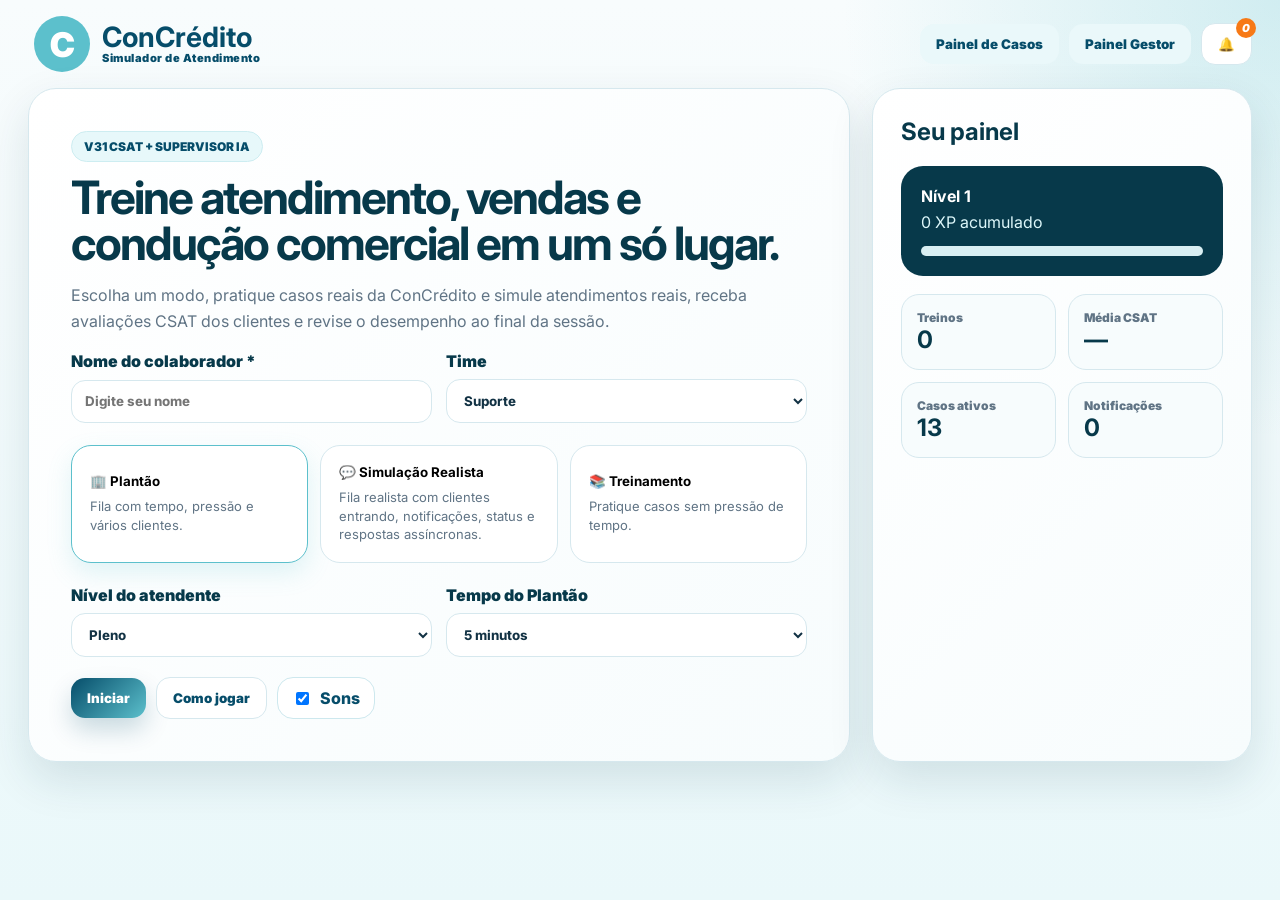
<file: index.html>
<!DOCTYPE html>
<html lang="pt-BR">
<head>
  <meta charset="UTF-8" />
  <meta name="viewport" content="width=device-width, initial-scale=1.0" />
  <title>Central ConCrédito v31 — CSAT</title>
  <link rel="stylesheet" href="style.css" />
</head>
<body>
  <main class="app">
    <header class="topbar">
      <button class="brand" id="goHome"><span class="logo">C</span><span><b>ConCrédito</b><small>Simulador de Atendimento</small></span></button>
      <nav>
        <button class="ghost" id="openCasesPanel">Painel de Casos</button>
        <button class="ghost" id="openManagerPanel">Painel Gestor</button>
        <button class="iconBtn" id="notificationBtn">🔔<i id="notificationCount">0</i></button>
      </nav>
    </header>

    <section class="screen active" id="homeScreen">
      <div class="hero">
        <div class="card heroCard">
          <span class="badge">v31 CSAT + Supervisor IA</span>
          <h1>Treine atendimento, vendas e condução comercial em um só lugar.</h1>
          <p>Escolha um modo, pratique casos reais da ConCrédito e simule atendimentos reais, receba avaliações CSAT dos clientes e revise o desempenho ao final da sessão.</p>
          <div class="grid two">
            <label>Nome do colaborador *<input id="sellerName" placeholder="Digite seu nome" required></label>
            <label>Time<select id="sellerTeam"><option>Suporte</option><option>Savana</option><option>Santo Crédito</option><option>Construindo Sonhos</option><option>Tropa de Elite</option><option>Esquadrão Fênix</option></select></label>
          </div>
          <div class="modeGrid">
            <button class="mode activeMode" data-mode="plantao"><b>🏢 Plantão</b><span>Fila com tempo, pressão e vários clientes.</span></button>
            <button class="mode" data-mode="conversa"><b>💬 Simulação Realista</b><span>Fila realista com clientes entrando, notificações, status e respostas assíncronas.</span></button>
            <button class="mode" data-mode="treinamento"><b>📚 Treinamento</b><span>Pratique casos sem pressão de tempo.</span></button>
          </div>
          <div class="grid two configRow">
            <label>Nível do atendente<select id="difficultyFilter"><option>Júnior</option><option selected>Pleno</option><option>Sênior</option></select></label>
            <label>Tempo do Plantão<select id="shiftTime"><option value="180">3 minutos</option><option value="300" selected>5 minutos</option><option value="600">10 minutos</option></select></label>
          </div>
          <div class="actions"><button class="primary" id="startBtn">Iniciar</button><button class="secondary" id="openHowToBtn">Como jogar</button><label class="soundSwitch"><input type="checkbox" id="soundToggle" checked> Sons</label></div>
        </div>
        <aside class="card side">
          <h2>Seu painel</h2>
          <div class="level"><b id="levelLabel">Nível 1</b><span id="xpText">0 XP acumulado</span><div><i id="xpBar"></i></div></div>
          <div class="miniStats"><div><span>Treinos</span><b id="homeTrainings">0</b></div><div><span>Média CSAT</span><b id="homeAvg">—</b></div><div><span>Casos ativos</span><b id="homeCases">0</b></div><div><span>Notificações</span><b id="homeNotifications">0</b></div></div>
          <div class="noticeBox"><h3>Central de notificações</h3><div id="notificationList"></div></div>
        </aside>
      </div>
    </section>

    <section class="screen" id="gameScreen">
      <div class="hud card"><div><span class="badge" id="modeBadge">Plantão</span><h2 id="gameTitle">Atendimento</h2></div><div class="metrics"><div><span>Tempo</span><b id="timerLabel">--:--</b></div><div><span>XP</span><b id="xpLabel">0</b></div><div><span>CSAT</span><b id="avgLabel">—</b></div><div><span>Resolvidos</span><b id="solvedLabel">0</b></div></div></div>
      <div class="workspace">
        <aside class="card queue"><div class="panelTitle"><h3>Conversas / Casos</h3><button class="secondary small" id="newRandomCase">Novo</button></div><div id="caseQueue"></div></aside>
        <section class="card service">
          <div id="emptyService" class="empty"><h2>Selecione um caso</h2><p>Escolha um cliente na fila para iniciar o atendimento.</p></div>
          <div id="activeService" class="hidden">
            <div class="clientHeader"><div class="avatar" id="clientAvatar">C</div><div><h2 id="clientName">Cliente</h2><span id="clientMeta"></span></div></div><div class="clientStatus" id="clientStatusBox"></div>
            <div class="history"><h3>Histórico</h3><div id="historyList"></div></div>
            <div class="chat" id="chatBox"></div>
            <label class="reply">Sua resposta<textarea id="answerBox" placeholder="Digite sua resposta como se estivesse atendendo o cliente..."></textarea></label>
            <div class="actions"><button class="secondary" id="hintBtn">Ver dica</button><button class="primary" id="sendAnswerBtn">Enviar resposta</button></div>
            <div class="supervisor hidden" id="supervisorBox"></div>
          </div>
        </section>
      </div>
      <div class="actions center"><button class="secondary" id="finishBtn">Finalizar sessão</button></div>
    </section>

    <section class="screen" id="howToScreen"><div class="card"><div class="panelTitle"><h2>Como jogar</h2><button class="secondary" id="closeHowTo">Voltar</button></div><div class="cardsList"><div class="caseCard"><b>1. Leia o histórico</b><p>Antes de responder, entenda o que o cliente quer e qual é o problema principal.</p></div><div class="caseCard"><b>2. Responda como em um atendimento real</b><p>Use empatia, clareza e conduza o cliente para o próximo passo. Respostas muito curtas perdem pontos.</p></div><div class="caseCard"><b>3. No Plantão</b><p>Você atende vários casos com tempo contado. Os produtos vêm misturados, como no dia a dia.</p></div><div class="caseCard"><b>4. Na Simulação Realista</b><p>O cliente reage às suas respostas. O tempo também influencia: se demorar demais, ele pode cobrar retorno ou desistir.</p></div><div class="caseCard"><b>5. No Treinamento</b><p>Pratique sem pressão e use o feedback do supervisor para melhorar.</p></div></div></div></section>

    <section class="screen" id="casePanelScreen"><div class="card loginBox" id="caseLogin"><h1>Painel de Casos</h1><p>Acesso para a equipe cadastrar, editar, duplicar, importar e exportar casos.</p><label>Senha<input id="casePassword" type="password" placeholder="Senha do Painel de Casos"></label><button class="primary" id="caseLoginBtn">Entrar</button><p class="hintText">Acesso restrito à equipe autorizada.</p></div><div class="card hidden" id="casePanel"><div class="panelTitle"><div><span class="badge">Painel de Casos</span><h2>Gerenciar casos</h2></div><div class="actions"><button class="secondary" id="importCasesBtn">Importar CSV/JSON</button><button class="secondary" id="exportCasesCsvBtn">Exportar CSV</button><button class="secondary" id="exportCasesJsonBtn">Exportar JSON</button><button class="ghost" id="caseLogoutBtn">Sair</button></div></div><input type="file" id="caseFileInput" accept=".csv,.json" class="hidden"><div class="split"><form id="caseForm" class="formGrid"><input type="hidden" id="caseId"><label>Nome do caso<input id="caseTitle" required></label><label>Produto<select id="caseProduct"></select></label><label>Categoria<select id="caseCategory"></select></label><label>Dificuldade<select id="caseDifficulty"><option>Júnior</option><option>Pleno</option><option>Sênior</option></select></label><label>Perfil do cliente<select id="caseProfile"></select></label><label>Status<select id="caseStatus"><option value="ativo">Ativo</option><option value="inativo">Inativo</option></select></label><label>Modos<div class="checks"><label><input type="checkbox" value="plantao" class="modeCheck"> Plantão</label><label><input type="checkbox" value="conversa" class="modeCheck"> Simulação Realista</label><label><input type="checkbox" value="treinamento" class="modeCheck"> Treinamento</label></div></label><label>Tags<input id="caseTags" placeholder="CTPS, valor baixo, golpe..."></label><label class="wide">Mensagem inicial<textarea id="caseMessage" required></textarea></label><label class="wide">Histórico<textarea id="caseHistory" placeholder="Uma linha por item do histórico"></textarea></label><label class="wide">Objetivo do treinamento<textarea id="caseGoal"></textarea></label><label class="wide">Resposta ideal<textarea id="caseIdeal"></textarea></label><label class="wide">Critérios de avaliação<textarea id="caseCriteria"></textarea></label><label class="wide">Dica para o colaborador<textarea id="caseHint"></textarea></label><div class="actions wide"><button class="primary" type="submit">Salvar caso</button><button class="secondary" type="button" id="clearCaseForm">Limpar</button></div></form><div><div class="filters"><input id="casePanelSearch" placeholder="Buscar casos"><select id="casePanelProduct"></select></div><div id="casePanelList" class="cardsList compact"></div></div></div></div></section>

    <section class="screen" id="managerScreen"><div class="card loginBox" id="managerLogin"><h1>Painel Gestor</h1><p>Acesso restrito para você e sua gerente acompanharem desempenho, estatísticas, notificações e histórico.</p><label>Senha<input id="managerPassword" type="password" placeholder="Senha do Painel Gestor"></label><button class="primary" id="managerLoginBtn">Entrar</button><p class="hintText">Acesso restrito à gestão.</p></div><div class="card hidden" id="managerPanel"><div class="panelTitle"><div><span class="badge">Painel Gestor</span><h2>Dashboard</h2></div><div class="actions"><button class="secondary" id="exportResultsCsvBtn">Exportar resultados</button><button class="ghost" id="managerLogoutBtn">Sair</button></div></div><div class="tabs"><button class="tab activeTab" data-tab="overview">Visão geral</button><button class="tab" data-tab="caseStats">Estatísticas dos casos</button><button class="tab" data-tab="audit">Histórico de alterações</button><button class="tab" data-tab="notices">Notificações</button></div><div id="managerOverview" class="tabPanel"><div class="finalGrid" id="managerCards"></div><div class="split"><div><h3>Ranking</h3><div id="rankingList" class="cardsList compact"></div></div><div><h3>Últimos treinamentos</h3><div id="resultsList" class="cardsList compact"></div></div></div></div><div id="managerCaseStats" class="tabPanel hidden"><div id="caseStatsList" class="cardsList"></div></div><div id="managerAudit" class="tabPanel hidden"><div id="auditList" class="cardsList"></div></div><div id="managerNotices" class="tabPanel hidden"><form id="noticeForm" class="formGrid"><label>Título<input id="noticeTitle" required></label><label class="wide">Mensagem<textarea id="noticeMessage" required></textarea></label><div class="actions wide"><button class="primary">Publicar notificação</button></div></form><div id="managerNoticeList" class="cardsList"></div></div></div></section>
    <section class="screen" id="sessionReportScreen">
      <div class="card sessionReportCard">
        <div class="reportHero">
          <div><span class="badge">Treinamento concluído</span><h1>Revisão da sessão</h1><p>Veja a percepção dos clientes e o feedback técnico do Supervisor Virtual.</p></div>
          <div class="csatBig"><span>Avaliação dos clientes</span><strong id="reportCsatAverage">—</strong><small>de 5</small></div>
        </div>
        <div class="reportStats" id="reportStats"></div>
        <div class="csatDistribution" id="reportDistribution"></div>
        <div class="supervisorReport"><div id="reportSupervisorText" class="supervisorText">Preparando relatório do supervisor...</div></div>
        <div class="reportCases"><div class="panelTitle"><h2>Revisar atendimentos</h2><span id="reportCasesCount"></span></div><div id="reportCasesList" class="cardsList"></div></div>
        <div class="actions center"><button class="primary" id="reportHomeBtn">Voltar ao início</button></div>
      </div>
    </section>

  </main>
  <script src="cases.js"></script>
  <script src="app.js"></script>
</body>
</html>
</file>
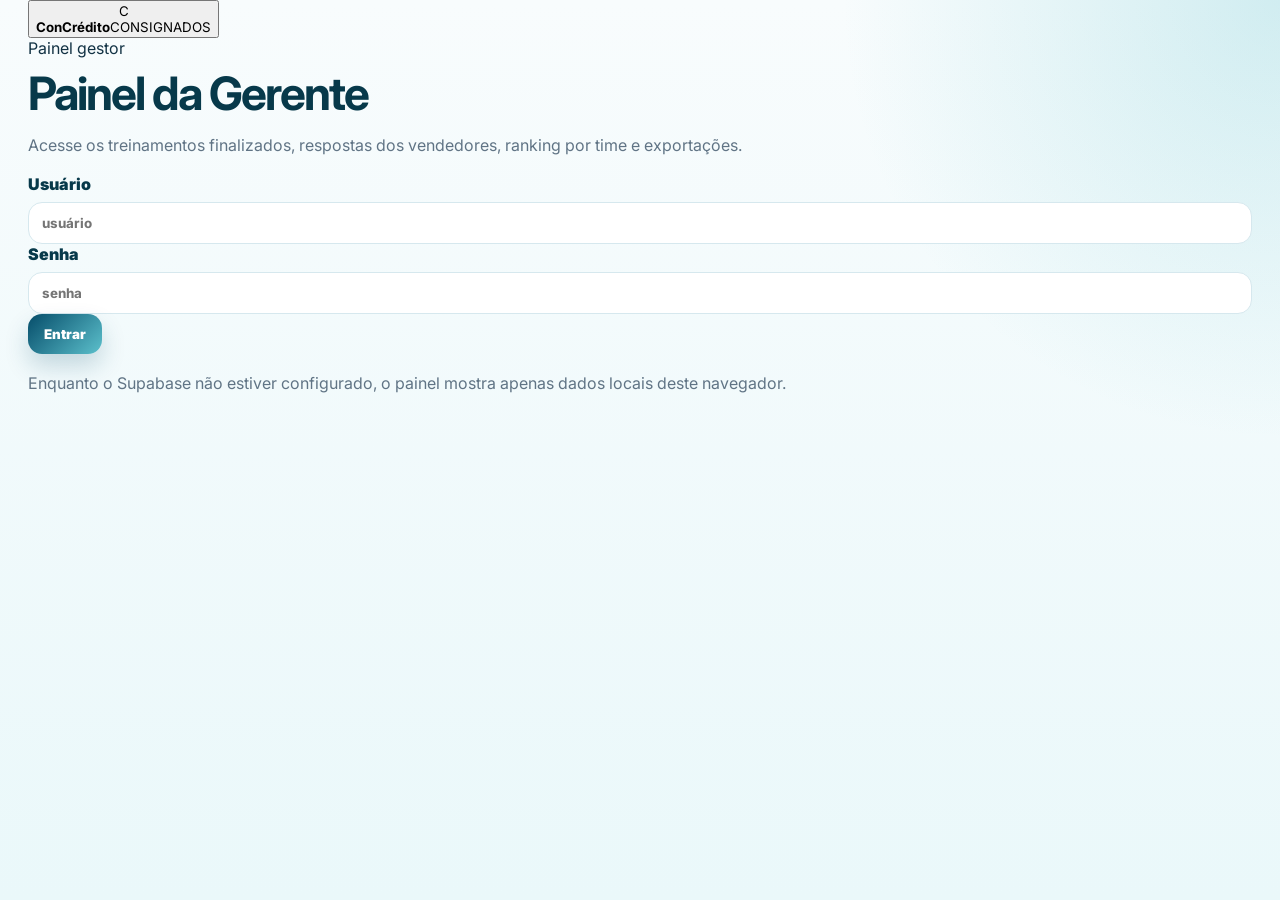
<file: admin.html>
<!DOCTYPE html>
<html lang="pt-BR">
<head>
  <meta charset="UTF-8" />
  <meta name="viewport" content="width=device-width, initial-scale=1.0" />
  <title>Painel Gestor | Academia de Vendas ConCrédito</title>
  <link rel="stylesheet" href="style.css?v=17-1" />
</head>
<body>
  <main class="app">
    <header class="brand-header">
      <button class="brand-logo" id="backHome" title="Voltar ao simulador">
        <div class="brand-mark">C</div>
        <div><strong>ConCrédito</strong><span>CONSIGNADOS</span></div>
      </button>
      <div class="top-actions"><span class="pill">Painel gestor</span></div>
    </header>

    <section class="screen active" id="loginScreen">
      <div class="panel admin-login">
        <h1>Painel da Gerente</h1>
        <p>Acesse os treinamentos finalizados, respostas dos vendedores, ranking por time e exportações.</p>
        <label class="full-label">Usuário<input id="adminUser" placeholder="usuário" /></label>
        <label class="full-label">Senha<input id="adminPass" type="password" placeholder="senha" /></label>
        <div class="button-row"><button class="primary" id="loginBtn">Entrar</button></div>
        <p class="warning">Enquanto o Supabase não estiver configurado, o painel mostra apenas dados locais deste navegador.</p>
      </div>
    </section>

    <section class="screen" id="dashboardScreen">
      <div class="panel">
        <div class="panel-title admin-title"><div><h1>Dashboard</h1><p id="adminStatus">Carregando...</p></div><div class="button-row"><button class="secondary" id="refreshBtn">Atualizar</button><button class="secondary" id="exportCsvBtn">Exportar Excel</button><button class="secondary" id="exportPdfBtn">Exportar PDF</button><button class="ghost" id="logoutBtn">Sair</button></div></div>
        <div class="final-grid admin-grid">
          <div><span>Treinamentos</span><strong id="totalTrainings">0</strong></div>
          <div><span>Média geral</span><strong id="avgGeneral">0%</strong></div>
          <div><span>Melhor time</span><strong id="bestTeam">-</strong></div>
          <div><span>Melhor vendedor</span><strong id="bestSeller">-</strong></div>
          <div><span>Aprovados</span><strong id="approvedCount">0</strong></div>
          <div><span>Times ativos</span><strong id="activeTeams">0</strong></div>
        </div>
        <div class="feedback-grid">
          <div class="report"><h2>Ranking geral</h2><div id="rankingList" class="session-history"></div></div>
          <div class="report"><h2>Ranking por time</h2><div id="teamList" class="session-history"></div></div>
        </div>
        <div class="report"><h2>Treinamentos finalizados</h2><div id="trainingList" class="session-history"></div></div>
        <div class="report hidden" id="detailPanel"><h2>Detalhes do treinamento</h2><div id="detailContent"></div><div class="button-row"><button class="secondary" id="closeDetailBtn">Fechar detalhes</button><button class="secondary" id="deleteTrainingBtn">Apagar histórico</button></div></div>
      </div>
    </section>
  </main>
  <script src="admin.js?v=17-1"></script>
</body>
</html>
</file>
<file: style.css>
@import url('https://fonts.googleapis.com/css2?family=Inter:wght@500;600;700;800;900&display=swap');
:root{--azul:#064D6A;--azul2:#07394A;--turq:#5CC0CC;--lar:#F77916;--bg:#F5F7FA;--text:#123244;--muted:#607485;--line:#D6E8EE;--white:#fff;--shadow:0 18px 45px rgba(7,57,74,.12)}*{box-sizing:border-box}body{margin:0;font-family:Inter,Arial,sans-serif;color:var(--text);background:radial-gradient(circle at top right,rgba(92,192,204,.25),transparent 28%),linear-gradient(180deg,#F8FCFD,#EAF8FA);min-height:100vh}button,input,select,textarea{font-family:inherit}.app{padding:0 28px 36px}.topbar{max-width:1360px;margin:auto;height:88px;display:flex;align-items:center;justify-content:space-between}.brand{display:flex;gap:12px;align-items:center;background:transparent;border:0;cursor:pointer;text-align:left;color:var(--azul)}.logo{width:56px;height:56px;border-radius:50%;display:grid;place-items:center;background:var(--turq);color:#fff;font-size:34px;font-weight:900}.brand b{display:block;font-size:28px;line-height:1}.brand small{display:block;font-weight:900;letter-spacing:.5px}.topbar nav,.actions,.metrics,.tabs{display:flex;gap:10px;align-items:center;flex-wrap:wrap}.screen{display:none;max-width:1360px;margin:auto}.screen.active{display:block}.card{background:linear-gradient(135deg,#fff,#F7FCFD);border:1px solid var(--line);border-radius:28px;padding:28px;box-shadow:var(--shadow)}.hero{display:grid;grid-template-columns:1fr 380px;gap:22px}.heroCard{padding:42px}h1{font-size:46px;line-height:1;margin:12px 0;color:var(--azul2);letter-spacing:-2px}h2,h3{color:var(--azul2);margin-top:0}p{color:var(--muted);line-height:1.65}.badge{display:inline-flex;width:max-content;background:#E7F8FA;color:var(--azul);border:1px solid #CDEDF1;border-radius:999px;padding:7px 12px;font-weight:900;font-size:12px;text-transform:uppercase}.ghost,.secondary,.primary,.iconBtn,.tab{border:0;border-radius:14px;padding:12px 16px;font-weight:900;cursor:pointer}.primary{background:linear-gradient(135deg,var(--azul),var(--turq));color:#fff;box-shadow:0 12px 25px rgba(6,77,106,.20)}.secondary{background:#fff;color:var(--azul);border:1px solid var(--line)}.ghost,.tab{background:#EAF8FA;color:var(--azul)}.tab.activeTab{background:var(--azul);color:#fff}.iconBtn{position:relative;background:#fff;border:1px solid var(--line);color:var(--azul)}.iconBtn i{position:absolute;right:-5px;top:-6px;background:var(--lar);color:#fff;border-radius:999px;min-width:20px;height:20px;font-size:11px;display:grid;place-items:center}.grid{display:grid;gap:14px}.two{grid-template-columns:repeat(2,1fr)}.three{grid-template-columns:repeat(3,1fr)}label{display:grid;gap:8px;font-weight:900;color:var(--azul2)}input,select,textarea{border:1px solid var(--line);border-radius:14px;padding:12px 13px;background:#fff;color:var(--text);font-weight:750}textarea{min-height:95px;resize:vertical;line-height:1.5}.modeGrid{display:grid;grid-template-columns:repeat(3,1fr);gap:12px;margin:22px 0}.mode{text-align:left;border:1px solid var(--line);background:#fff;border-radius:20px;padding:18px;cursor:pointer}.mode b,.mode span{display:block}.mode span{color:var(--muted);font-size:13px;line-height:1.45;margin-top:8px}.activeMode{border-color:var(--turq);box-shadow:0 10px 24px rgba(92,192,204,.18)}.configRow{margin-bottom:20px}.level{background:var(--azul2);color:#fff;border-radius:22px;padding:20px}.level span{display:block;color:#DDF7FA;margin-top:6px}.level div{height:10px;background:#D9EFF3;border-radius:99px;overflow:hidden;margin-top:14px}.level i{display:block;height:100%;width:0;background:linear-gradient(90deg,var(--turq),var(--lar))}.miniStats,.finalGrid{display:grid;grid-template-columns:repeat(2,1fr);gap:12px;margin:18px 0}.miniStats div,.finalGrid div{background:#F7FCFD;border:1px solid var(--line);border-radius:18px;padding:15px}.miniStats span,.finalGrid span,.metrics span{display:block;color:var(--muted);font-size:12px;font-weight:900}.miniStats b,.finalGrid b,.metrics b{font-size:24px;color:var(--azul2)}.noticeBox{margin-top:18px}.notice{background:#F8FCFD;border:1px solid var(--line);border-radius:16px;padding:12px;margin:8px 0}.notice small,.caseCard small{color:var(--muted);font-weight:800}.hud{display:flex;justify-content:space-between;align-items:center;margin-bottom:16px}.metrics div{background:#fff;border:1px solid var(--line);border-radius:16px;padding:12px 18px;text-align:center}.workspace{display:grid;grid-template-columns:360px 1fr;gap:18px}.queue{height:max-content}.panelTitle{display:flex;justify-content:space-between;gap:12px;align-items:flex-start}.small{padding:8px 10px;font-size:12px}.cardsList,#caseQueue{display:grid;gap:10px}.caseCard{border:1px solid var(--line);background:#F8FCFD;border-radius:18px;padding:14px;cursor:pointer}.caseCard:hover,.caseCard.active{border-color:var(--turq);transform:translateY(-1px)}.tags{display:flex;gap:6px;flex-wrap:wrap;margin-top:8px}.tags span{font-size:11px;background:#EAF8FA;color:var(--azul);font-weight:900;padding:5px 8px;border-radius:999px}.empty{min-height:400px;display:grid;place-content:center;text-align:center}.hidden{display:none!important}.clientHeader{display:flex;gap:12px;align-items:center;border-bottom:1px solid var(--line);padding-bottom:14px}.avatar{width:52px;height:52px;border-radius:50%;background:var(--turq);color:#fff;display:grid;place-items:center;font-size:24px;font-weight:900}.history{background:#F8FCFD;border:1px solid var(--line);border-radius:18px;padding:14px;margin:14px 0}.historyLine{border-left:3px solid var(--turq);padding-left:12px;margin:8px 0;color:var(--muted);font-weight:700}.chat{min-height:180px;background:#EDF7F9;border-radius:20px;padding:18px;display:flex;flex-direction:column;gap:10px;margin-bottom:14px}.msg{max-width:78%;padding:12px 14px;border-radius:18px;line-height:1.5;font-weight:700}.clientMsg{align-self:flex-start;background:#fff;border-bottom-left-radius:4px}.agentMsg{align-self:flex-end;background:#DFF6F9;border-bottom-right-radius:4px}.supervisor{margin-top:16px;background:#F8FCFD;border:1px solid var(--line);border-radius:20px;padding:18px}.scoreGrid{display:grid;grid-template-columns:repeat(3,1fr);gap:10px}.scoreGrid div{background:#fff;border:1px solid var(--line);border-radius:14px;padding:10px}.center{justify-content:center;margin-top:18px}.filters{display:flex;gap:10px;margin:14px 0}.filters input{flex:1}.loginBox{max-width:720px;margin:auto}.split{display:grid;grid-template-columns:1.05fr .95fr;gap:18px;align-items:start}.formGrid{display:grid;grid-template-columns:repeat(2,1fr);gap:12px}.wide{grid-column:1/-1}.checks{display:flex;gap:10px;flex-wrap:wrap;background:#fff;border:1px solid var(--line);border-radius:14px;padding:10px}.checks label{display:flex;align-items:center;gap:5px;font-size:12px}.compact .caseCard{padding:12px}.hintText{background:#FFF6ED;border:1px solid #FFDAB8;color:#8B4300;border-radius:14px;padding:12px;font-weight:800}.tabPanel{margin-top:18px}@media(max-width:1000px){.hero,.workspace,.split{grid-template-columns:1fr}.modeGrid,.three,.two,.formGrid,.scoreGrid{grid-template-columns:1fr}.hud{display:grid}.app{padding:0 14px 24px}.topbar{height:auto;padding:14px 0;display:grid;gap:12px}.brand b{font-size:22px}h1{font-size:34px}.metrics{display:grid;grid-template-columns:repeat(2,1fr)}}

.typing{display:flex;gap:5px;align-items:center;width:max-content}.typing span{width:7px;height:7px;border-radius:50%;background:#9AB7C2;display:block;animation:pulse 1s infinite}.typing span:nth-child(2){animation-delay:.15s}.typing span:nth-child(3){animation-delay:.3s}@keyframes pulse{0%,80%,100%{opacity:.35;transform:translateY(0)}40%{opacity:1;transform:translateY(-3px)}}
.scoreBars{display:grid;gap:10px;margin:14px 0}.metricLine{display:grid;grid-template-columns:120px 1fr 44px;align-items:center;gap:10px}.metricLine .bar{height:12px;background:#e8f5f7;border-radius:999px;overflow:hidden;border:1px solid #cce9ee}.metricLine .bar i{display:block;height:100%;background:linear-gradient(90deg,#064D6A,#5CC0CC);border-radius:999px}.timeline{margin:10px 0 16px 18px;color:#476577}.timeline li{margin:6px 0}.msg.clientMsg:last-child{animation:fadeIn .22s ease}@keyframes fadeIn{from{opacity:.2;transform:translateY(4px)}to{opacity:1;transform:none}}

.soundSwitch{display:inline-flex;align-items:center;gap:8px;font-weight:800;color:#064D6A;background:#fff;border:1px solid #cde8ee;border-radius:16px;padding:10px 14px;cursor:pointer}
.soundSwitch input{width:auto}
.metricLine small{display:block;color:#526a7a;margin-left:8px;font-size:12px}
.clientStatus{display:grid;grid-template-columns:repeat(3,1fr);gap:10px;margin:12px 0}
.clientStatus div{background:#fff;border:1px solid var(--line);border-radius:16px;padding:10px 12px}
.clientStatus span{display:block;color:var(--muted);font-size:11px;font-weight:900;text-transform:uppercase}
.clientStatus b{display:block;color:var(--azul2);font-size:16px;margin-top:3px}
@media(max-width:700px){.clientStatus{grid-template-columns:1fr}}

/* V17 - Plantão Realista */
.attendanceStatus{position:relative;background:#fff;border:1px solid var(--line);border-radius:18px;padding:10px 12px;display:flex;gap:8px;align-items:center;font-weight:900;color:var(--azul2)}
.statusBtn{border:0;background:#EAF8FA;color:var(--azul);font-weight:900;border-radius:999px;padding:7px 12px;cursor:pointer}.statusBtn.online{color:#078b57}.statusBtn.ocupado{color:#d73b31}.statusBtn.ausente{color:#a88c00}
.statusMenu{position:absolute;top:46px;right:0;z-index:20;background:#fff;border:1px solid var(--line);box-shadow:var(--shadow);border-radius:12px;padding:10px;display:grid;gap:5px;min-width:150px}.statusMenu button{border:0;background:#fff;text-align:left;padding:10px;border-radius:10px;cursor:pointer;font-weight:800;color:var(--text)}.statusMenu button:hover{background:#F1FAFC}.dot{display:inline-block;width:10px;height:10px;border-radius:50%;margin-right:8px}.green{background:#11b86a}.red{background:#f0473d}.yellow{background:#e8d629}.liveChat{position:relative}.liveChat.late{border-color:#f0473d;background:#fff7f6}.unread{position:absolute;right:12px;top:12px;background:#F77916;color:#fff;border-radius:999px;min-width:22px;height:22px;display:grid;place-items:center;font-size:12px;font-style:normal}.msg small{opacity:.65;font-size:11px}.finishPanel{background:#eaf8fa;border:1px solid var(--line);padding:14px;border-radius:16px;margin-top:12px}.caseCard .actions{margin-top:10px}

/* V18 */
.noticeBox{display:none!important;}
.toastStack{position:fixed;right:22px;bottom:22px;display:flex;flex-direction:column;gap:10px;z-index:9999;max-width:340px}
.toast{background:#fff;border:1px solid #cfeaf1;border-left:5px solid #50cbd0;border-radius:16px;box-shadow:0 12px 30px rgba(0,50,80,.16);padding:14px 16px;animation:toastIn .22s ease-out}
.toast b{display:block;color:#00334c;margin-bottom:5px}.toast p{margin:0;color:#4d6574;font-size:14px;line-height:1.35}@keyframes toastIn{from{transform:translateX(20px);opacity:0}to{transform:translateX(0);opacity:1}}
.modalOverlay{position:fixed;inset:0;background:rgba(0,35,55,.35);z-index:9998;display:flex;align-items:center;justify-content:center;padding:24px}.modalOverlay.hidden{display:none!important}.modalCard{background:#fafdff;border:1px solid #cfeaf1;border-radius:24px;box-shadow:0 24px 70px rgba(0,35,55,.28);width:min(1100px,96vw);max-height:90vh;overflow:auto;padding:26px}.auditSummary{display:grid;grid-template-columns:repeat(4,minmax(120px,1fr));gap:12px;margin:16px 0}.auditSummary div{border:1px solid #cfeaf1;border-radius:16px;padding:13px;background:#fff}.auditSummary span{display:block;font-size:12px;color:#5d7585;font-weight:800}.auditSummary b{font-size:18px;color:#00334c}.auditChat{background:#eaf7f9;border-radius:20px;padding:18px;max-height:440px;overflow:auto;margin-bottom:18px}.auditChat .msg{max-width:72%;margin:10px 0}.sellerCard{cursor:pointer}.sellerCard:hover{transform:translateY(-1px);box-shadow:0 12px 24px rgba(0,50,80,.08)}
@media(max-width:800px){.auditSummary{grid-template-columns:1fr 1fr}.modalCard{padding:18px}.toastStack{left:14px;right:14px;max-width:none}.auditChat .msg{max-width:92%}}

/* V19 - validação discreta no campo de resposta */
.inputError{border-color:#e24a4a!important; box-shadow:0 0 0 3px rgba(226,74,74,.12)!important;}
.validationMsg{margin:6px 0 0 4px; color:#b42318; font-weight:800; font-size:12px;}


/* V31 — CSAT + Supervisor Virtual */
.systemMsg{align-self:center!important;max-width:92%!important;background:#eef2f5!important;border:1px solid #d7e2e7!important;color:#35515e!important;text-align:center;border-radius:16px!important;font-weight:700}
.csatReceipt{margin-top:10px;padding:12px 14px;background:#fff;border:1px solid var(--line);border-radius:14px;text-align:center}.csatReceipt strong{display:block;font-size:20px;color:var(--azul)}
.sessionReportCard{padding:34px}.reportHero{display:flex;align-items:center;justify-content:space-between;gap:28px}.reportHero h1{margin:10px 0 8px;font-size:42px;color:var(--azul2)}.csatBig{min-width:220px;padding:24px;text-align:center;background:linear-gradient(135deg,#07394A,#064D6A);color:#fff;border-radius:24px}.csatBig span,.csatBig small{display:block;opacity:.85}.csatBig strong{font-size:58px;line-height:1.05}.reportStats{display:grid;grid-template-columns:repeat(4,1fr);gap:12px;margin:24px 0}.reportStat{padding:18px;background:#f7fbfc;border:1px solid var(--line);border-radius:18px}.reportStat span{display:block;color:var(--muted);font-size:12px;font-weight:800}.reportStat b{font-size:26px;color:var(--azul2)}.csatDistribution{display:grid;grid-template-columns:repeat(5,1fr);gap:10px;margin:0 0 24px}.csatBucket{padding:14px;background:#fff;border:1px solid var(--line);border-radius:16px;text-align:center}.csatBucket b{display:block;font-size:22px}.csatBucket small{color:var(--muted)}.supervisorReport{padding:26px;background:#f7fbfc;border:1px solid var(--line);border-radius:22px;margin:24px 0}.supervisorText{font-size:16px;line-height:1.75;white-space:pre-line;color:var(--text)}.reportCase{border:1px solid var(--line);border-radius:18px;background:#fff;overflow:hidden}.reportCase summary{cursor:pointer;padding:18px;display:flex;justify-content:space-between;gap:18px;align-items:center;font-weight:800}.reportCaseBody{padding:0 18px 18px;border-top:1px solid var(--line)}.reportChat{display:flex;flex-direction:column;gap:8px;margin-top:14px}.reportChat .line{padding:10px 12px;border-radius:12px;max-width:88%}.reportChat .client{background:#f1f4f5;align-self:flex-start}.reportChat .agent{background:#dff6f9;align-self:flex-end}.csatLabel{font-size:13px;color:var(--muted)}
@media(max-width:800px){.reportHero{display:grid}.csatBig{min-width:0}.reportStats{grid-template-columns:repeat(2,1fr)}.csatDistribution{grid-template-columns:1fr}.sessionReportCard{padding:20px}.reportHero h1{font-size:34px}}


/* V35 — relatório e apresentação multiturmas */
.v35Stars{color:#f4a000;letter-spacing:2px;font-size:18px;white-space:nowrap}.v35OutOf{font-size:18px!important;opacity:.8}.v35Observer{display:flex;align-items:center;gap:10px;background:#fff;border:1px solid var(--line);border-radius:18px;padding:10px 14px}.v35Observer b,.v35Observer small{display:block}.v35Observer small{color:var(--muted);font-size:11px}.v35Pulse{width:10px;height:10px;border-radius:50%;background:#19a974;box-shadow:0 0 0 0 rgba(25,169,116,.45);animation:v35pulse 1.7s infinite}@keyframes v35pulse{70%{box-shadow:0 0 0 8px rgba(25,169,116,0)}100%{box-shadow:0 0 0 0 rgba(25,169,116,0)}}
.v35SupervisorHead{display:flex;justify-content:space-between;align-items:flex-start;gap:16px}.v35SupervisorHead h2{margin:8px 0}.v35SupervisorHead small{color:var(--muted);font-weight:700}.v35Summary{font-size:16px;line-height:1.75;margin:18px 0;white-space:normal}.v35Columns{display:grid;grid-template-columns:1fr 1fr;gap:16px;margin:18px 0}.v35Columns section{background:#fff;border:1px solid var(--line);border-radius:18px;padding:18px}.v35Columns h3{margin-top:0}.v35Good,.v35Improve{padding-left:20px;margin-bottom:0}.v35Good li,.v35Improve li{margin:10px 0;line-height:1.5}.v35Good li::marker{color:#14935f}.v35Improve li::marker{color:#e37a16}.v35Critical{background:#fff8ef;border:1px solid #f4cf9e;border-radius:20px;padding:20px;margin:20px 0}.v35Critical h3{margin:10px 0}.v35Recommended{background:#edf9fb;border-left:4px solid var(--turq);border-radius:12px;padding:14px;margin-top:14px}.v35Recommended p{margin-bottom:0;line-height:1.6}.v35Conclusion{border-top:1px solid var(--line);padding-top:16px;margin-top:18px}.v35Review{margin-top:18px;background:#f8fcfd;border:1px solid var(--line);border-radius:16px;padding:16px}.csatBig strong#reportCsatAverage{font-size:52px}.csatBig .v35Stars{color:#ffd55f;font-size:20px}.csatBucket .v35Stars{font-size:14px}.reportCase summary .v35Stars{font-size:14px}
@media(max-width:800px){.v35Columns{grid-template-columns:1fr}.v35SupervisorHead{display:block}}
</file>
